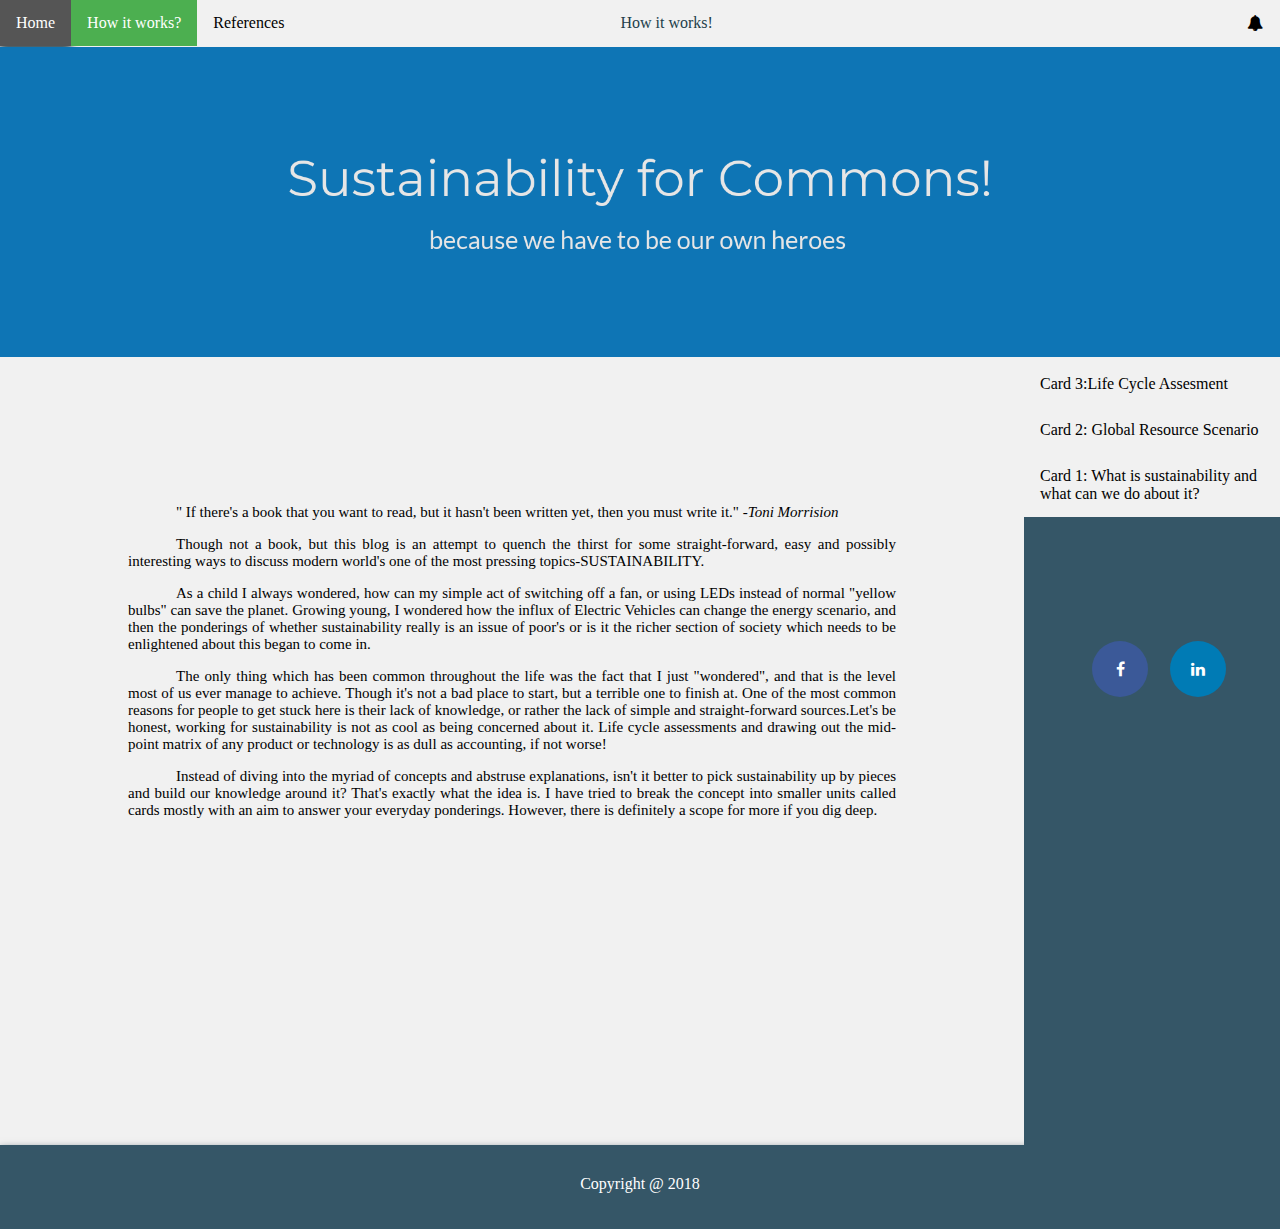
<file: code/About.html>
<!DOCTYPE HTML>
<html>
	<head>
		<link rel="stylesheet" href="About.css"/>
		<link rel="stylesheet" href="https://cdnjs.cloudflare.com/ajax/libs/font-awesome/4.7.0/css/font-awesome.min.css">
		<title></title>
	</head>
	
	
	<body id="body">	
		    
		<div id="container">

		<div id="nav">
			<ul id="list">
			
			    <p>How it works!</p>
				<li><a href="index.html">Home</a></li>
				<li><a  class="active" href="About.html">How it works?</a></li>
				<li><a href="References.html">References</a></li>
				<li><a class="fa fa-bell" href="Subscription.html"></a></li>
			</ul>
		</div>

			
		<img id="header"  src="img/about_header.png" class="fade" width= 100%  />

		<div id="content">
			<div id="aside">
				<ul>
					<li><a href="Article_3.html">Card 3:Life Cycle Assesment</a></li>
					<li><a href="Article_2.html">Card 2: Global Resource Scenario</a></li>
					<li><a href="Article_1.html">Card 1: What is sustainability and what can we do about it?</a></li>
				</ul>
				
				<div id="social">
				<a href="#" class="fa fa-facebook"></a>
				<a href="#" class="fa fa-linkedin"></a>
				</div>
				
			</div>

			<div id="article">
				<div id="card">
				<p> &quot; If there's a book that you want to read, but it hasn't been written yet, then you must write it.&quot; -<i>Toni Morrision</i></p>

<p>Though not a book, but this blog is an attempt to quench the thirst for some straight-forward, easy and possibly interesting ways to discuss modern world&apos;s one of the most pressing topics-SUSTAINABILITY.</p>
<p>As a child I always wondered, how can my simple act of switching off a fan, or using LEDs instead of normal &quot;yellow bulbs&quot; can save the planet. Growing young, I wondered how the influx of Electric Vehicles can change the energy scenario, and then the ponderings of whether sustainability really is an issue of poor&apos;s or is it the richer section of society which needs to be enlightened about this began to come in. </p>
<p>The only thing which has been common throughout the life was the fact that I just &quot;wondered&quot;, and that is the level most of us ever manage to achieve. Though it&apos;s not a bad place to start, but a terrible one to finish at. One of the most common reasons for people to get stuck here is their lack of knowledge, or rather the lack of simple and straight-forward sources.Let&apos;s be honest, working for sustainability is not as cool as being concerned about it. Life cycle assessments and drawing out the mid-point matrix of any product or technology is as dull as accounting, if not worse!</p>
<p>Instead of diving into the myriad of concepts and abstruse explanations, isn&apos;t it better to pick sustainability up by pieces and build our knowledge around it? That&apos;s exactly what the idea is. I have tried to break the concept into smaller units called cards mostly with an aim to answer your everyday ponderings. However, there is definitely a scope for more if you dig deep.</p>


				</div>
			</div>
		</div>


		
		<div id="footer">
			<p>Copyright @ 2018</p>
		</div>

	</div>
		
		
	</body>	
		
</html>
</file>
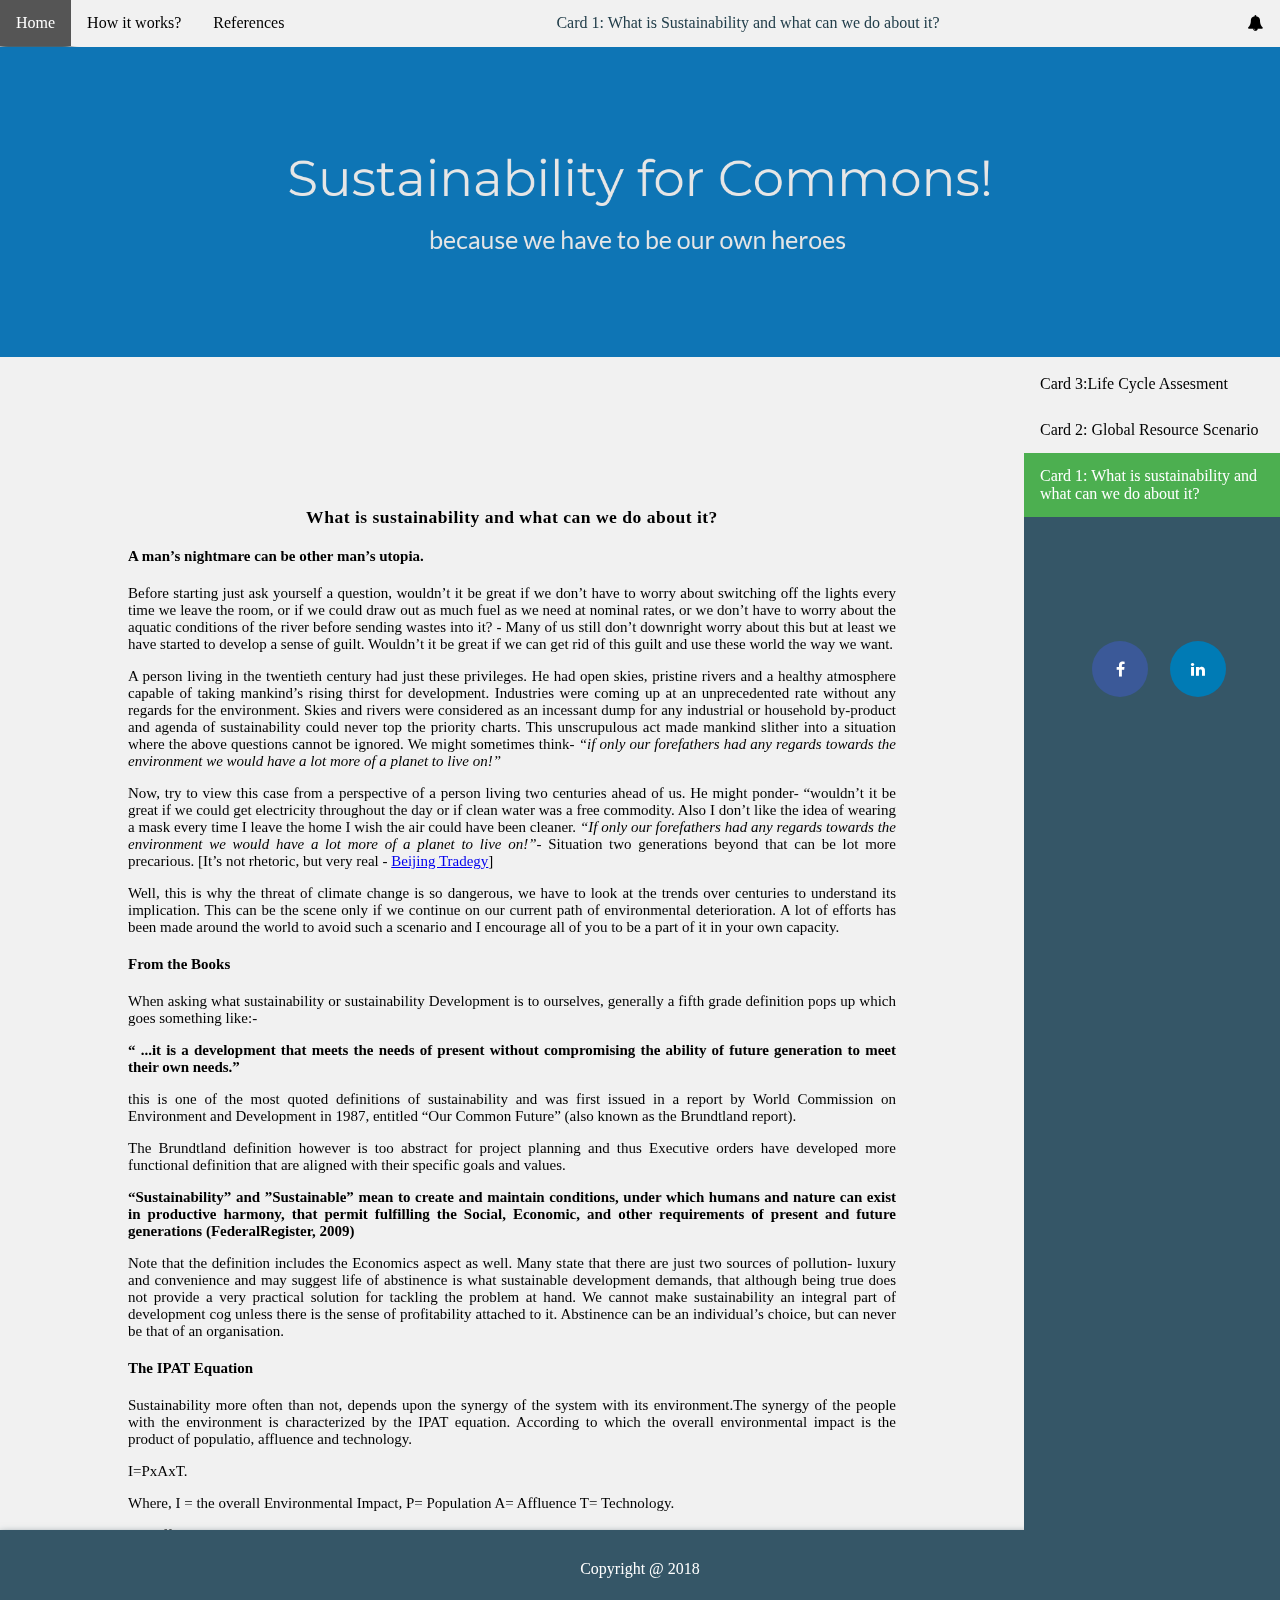
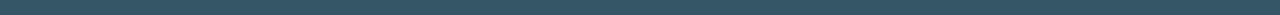
<file: code/Article_1.html>
<!DOCTYPE HTML>
<html>
	<head>
		<link rel="stylesheet" href="Article_1.css" />
		<link rel="stylesheet" href="https://cdnjs.cloudflare.com/ajax/libs/font-awesome/4.7.0/css/font-awesome.min.css">
		<title></title>
	</head>
	
	
	<body id="body">	
		
		<div id="container">

		<div id="nav">
			<ul id="list">
			
			    <p>Card 1: What is Sustainability and what can we do about it?</p>
				<li><a href="index.html">Home</a></li>
				<li><a  href="About.html">How it works?</a></li>
				<li><a href="References.html">References</a></li>
				<li><a class="fa fa-bell" href="Subscription.html"></a></li>
			</ul>
		</div>

			
		<img id="header"  src="img/about_header.png" class="fade" width= 100%  />

		<div id="content">
			<div id="aside">
				<ul>
					<li><a href="Article_3.html">Card 3:Life Cycle Assesment</a></li>
					<li><a href="Article_2.html">Card 2: Global Resource Scenario</a></li>
					<li><a class="active" href="Article_1.html">Card 1: What is sustainability and what can we do about it?</a></li>
				</ul>
				
				<div id="social">
				<a href="#" class="fa fa-facebook"></a>
				<a href="#" class="fa fa-linkedin"></a>
				</div>
				
			</div>

			<div id="article">
				<div id="card">
				<h3><center>What is sustainability and what can we do about it?</center></h3>
				<h4>A man&#146;s nightmare can be other man&#146;s utopia.</h4>
				
			    	<p>Before starting just ask yourself a question, wouldn&#146;t it be great if we don&#146;t have to worry about switching off the lights every time we leave the room, or if we could draw out as much fuel as we need at nominal rates, or we don&#146;t have to worry about the aquatic conditions of the river before sending wastes into it? - Many of us still don&#146;t downright worry about this but at least we have started to develop a sense of guilt. Wouldn&#146;t it be great if we can get rid of this guilt and use these world the way we want.</p>
	
					<p>A person living in the twentieth century had just these privileges. He had open skies, pristine rivers and a healthy atmosphere capable of taking mankind&#146;s rising thirst for development. Industries were coming up at an unprecedented rate without any regards for the environment. Skies and rivers were considered as an incessant dump for any industrial or household by-product and agenda of sustainability could never top the priority charts. This unscrupulous act made mankind slither into a situation where the above questions cannot be ignored. We might sometimes think- <i>&#147;if only our forefathers had any regards towards the environment we would have a lot more of a planet to live on!&#148;</i></p>
					
					<p>Now, try to view this case from a perspective of a person living two centuries ahead of us. He might ponder- &#147;wouldn&#146;t it be great if we could get electricity throughout the day or if clean water was a free commodity. Also I don&#146;t like the idea of wearing a mask every time I leave the home I wish the air could have been cleaner. <i>&#147;If only our forefathers had any regards towards the environment we would have a lot more of a planet to live on!&#148;</i>- Situation two generations beyond that can be lot more precarious. [It&#146;s not rhetoric, but very real  - <a href="BeijingTragedy">Beijing Tradegy</a>]</p>
					
					<p>Well, this is why the threat of climate change is so dangerous, we have to look at the trends over centuries to understand its implication. This can be the scene only if we continue on our current path of environmental deterioration. A lot of efforts has been made around the world to avoid such a scenario and I encourage all of you to be a part of it in your own capacity.</p>
					
					<h4>From the Books</h4>
					
				<p>When asking what sustainability or sustainability Development is to ourselves, generally a fifth grade definition pops up which goes something like:-</p>
				
				<p><strong>&#147; ...it is a development that meets the needs of present without compromising the ability of future generation to meet their own needs.&#148;</strong></p>
				
				<p>this is one of the most quoted definitions of sustainability and was first issued in a report by World Commission on Environment and Development in 1987, entitled &#147;Our Common Future&#148; (also known as the Brundtland report).</p>
				
				<p>The Brundtland definition however is too abstract for project planning and thus Executive orders have developed more functional definition that are aligned with their specific goals and values.</p>
			
            	<p><strong>&#147;Sustainability&#148; and &#148;Sustainable&#148; mean to create and maintain conditions, under which humans and nature can exist in productive harmony, that permit fulfilling the Social, Economic, and other requirements of present and future generations (FederalRegister, 2009)</strong> </p>
                				
                <p>Note that the definition includes the Economics aspect as well. Many state that there are just two sources of pollution- luxury and convenience and may suggest life of abstinence is what sustainable development demands, that although being true does not provide a very practical solution for tackling the problem at hand. We cannot make sustainability an integral part of development cog unless there is the sense of profitability attached to it. Abstinence can be an individual&#146;s choice, but can never be that of an organisation.</p>	
                
                <h4>The IPAT Equation</h4>
				
				<p>Sustainability more often than not, depends upon the synergy of the system with its environment.The synergy of the people with the environment is characterized by the IPAT equation.
According to which the overall environmental impact is the product of populatio, affluence and technology.
</p>
				
				<p>I=PxAxT.</p>
							
				<p>Where,   I = the overall Environmental Impact,
	 P= Population
	 A= Affluence
	 T= Technology.
</p>	
				
				 <p>The affluence in the above equation can be denoted as the GDP produced per capita. </p>
				 
				 <p>i.e A = (GDP )/Person, </p>
				 
				 <p>This is roughly the estimate for quality of living. This factor varies substantially among different countries and regions, responding to the forces of local and global economic conditions, the stage of historical and technological development, government factors and so on. </p>
				 
				 <p>The third and the most important term in the equation is primarily the representation of technology and can be expressed as the ratio of environmental impact made per unit of GDP created. </p>
				 
				 <p>T=(Enviornmental Impact)/(unit GDP.) </p>
				 
				 <p>When we talk about the Sustainable technology or engineers role towards sustainability, we primarily focus on this particular term. Better and efficient technology means higher production while keeping the Impact constant, or reducing the impact while keeping the production constant. </p>
				 
				 <p>For instance, it is likely that a shoe industry working with rudimentary instruments and techniques would produce more environmental impact than the next door industry with state of the art energy efficient tools to produce same units of goods. </p>
				 
				 <p>So the more popular form of the IPAT equation can be expressed as follows:- </p>
				 
				 <p>Environmental Impact = Population x GDP/Person x (Environmental Imapct)/(Unit GDP Created)</p>
				 
				 <img src="img/ipat.jpg" width="100%">
				 
				 <h4>The triple Bottom Line. </h4>
				 
				 <p>As the above equation suggests, sustainability is about three Ps, People (Social Implications), Planet (environmental implications) and Prosperity (or profit, the economical implication). Ignoring any of these would not fulfil it&#146;s true essence. </p>
				 
				 <img src="img/3Ps.jpg" width="100%">
				 
				 <p>So can check for the sustainability of any design or system by keeping in mind the following four points:- </p>
				 
				 <ui>
				     
				     <li>   The design should make significant progress towards an unmet and important environment or social challenges.</li>
				     <li>   Can this design produce some undesirable consequence in its lifecycle that overshadow the environmental/social benefits?</li>
				     <li>   Is the design likely to be adopted and is self sustaining the market?</li>
				     <li>   Is the design so beneficial to the society that due the rebound effect, planetary or social system would be worse off with the design.</li>
				     
				 </ui>
				 
				 
				 
				 
				</div>
			</div>
		</div>


		
		<div id="footer">
			<p>Copyright @ 2018</p>
		</div>

	</div>
		
		
	</body>	
		
</html>
</file>
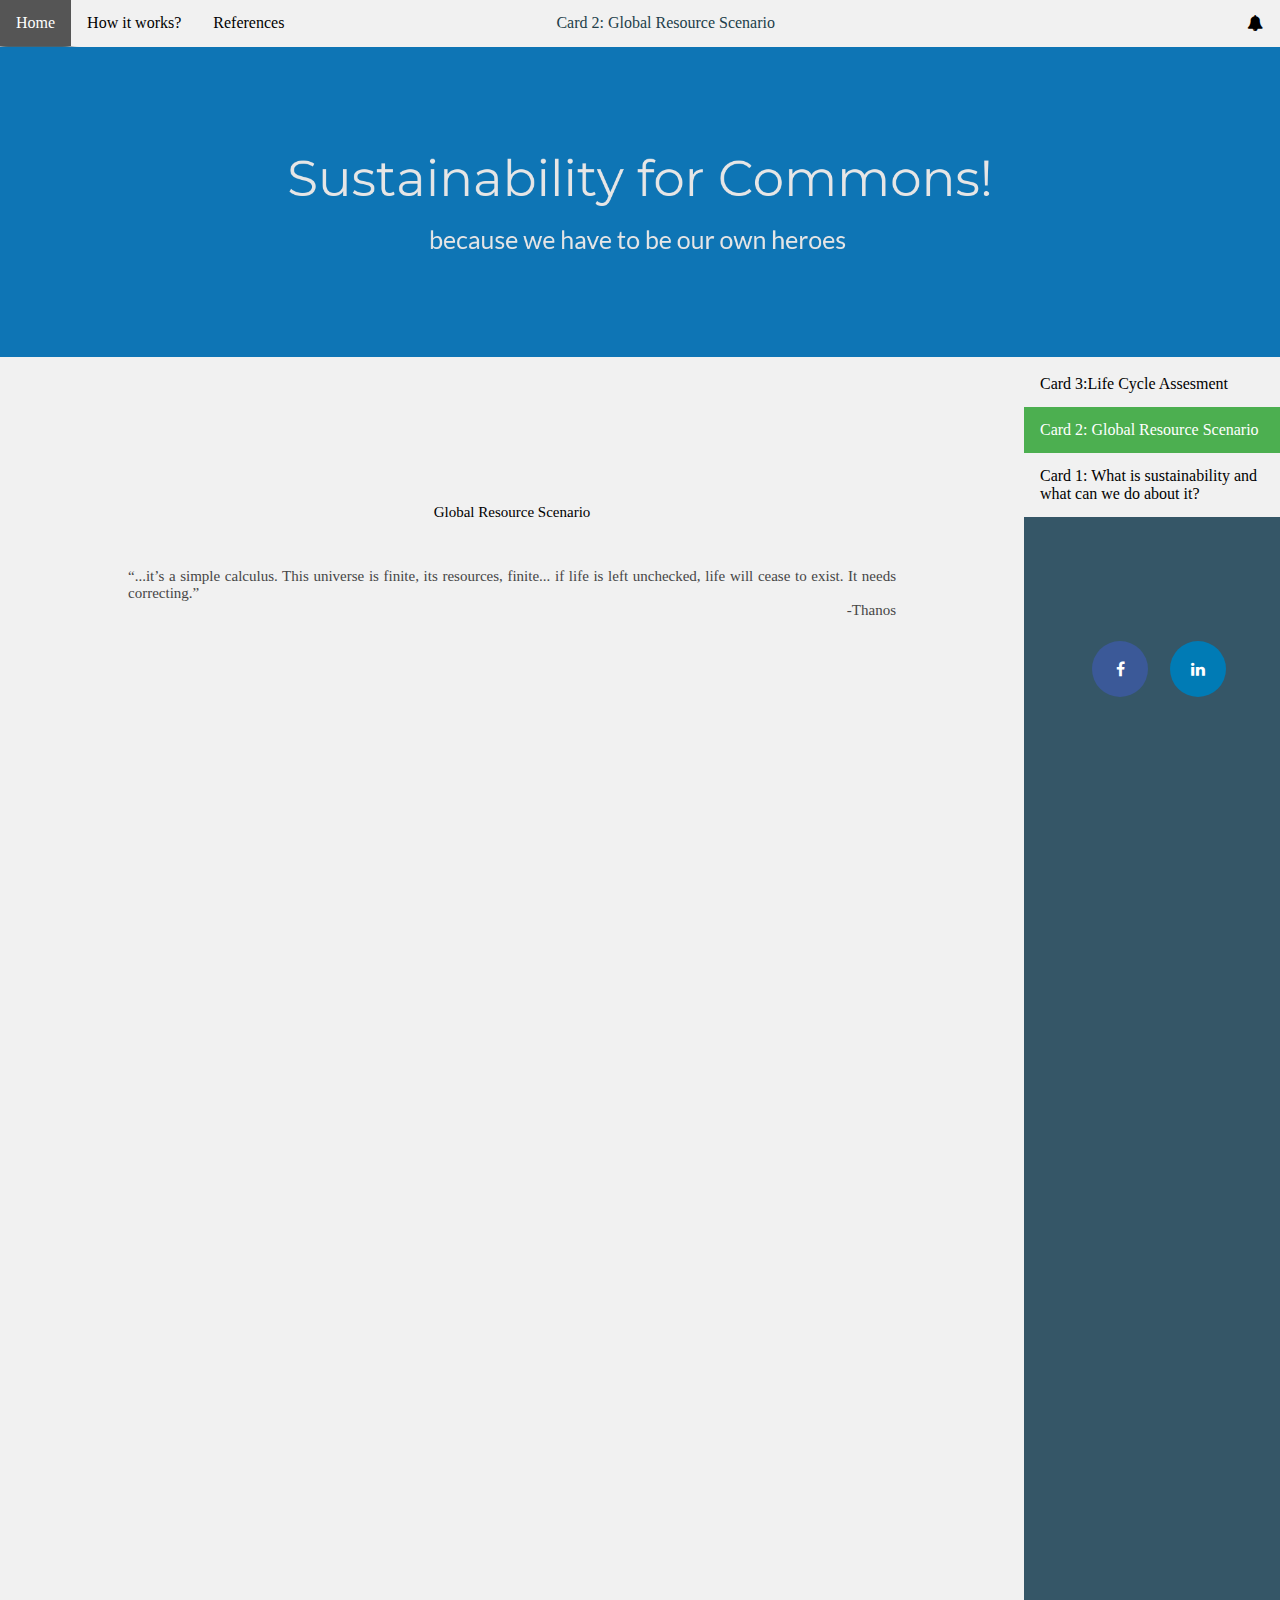
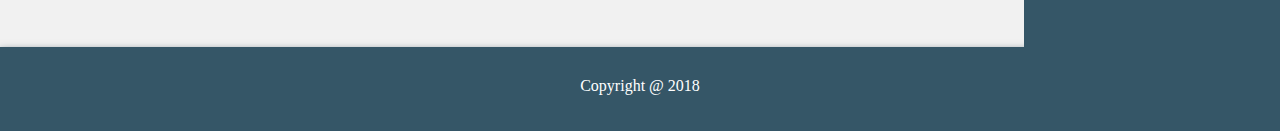
<file: code/Article_2.html>
<!DOCTYPE HTML>
<html>
	<head>
		<link rel="stylesheet" href="Article_2.css"/>
		<link rel="stylesheet" href="https://cdnjs.cloudflare.com/ajax/libs/font-awesome/4.7.0/css/font-awesome.min.css">
		<title></title>
	</head>
	
	
	<body id="body">	
		
		<div id="container">

		<div id="nav">
			<ul id="list">
			
			    <p>Card 2: Global Resource Scenario</p>
				<li><a href="index.html">Home</a></li>
				<li><a  href="About.html">How it works?</a></li>
				<li><a href="References.html">References</a></li>
				<li><a class="fa fa-bell" href="Subscription.html"></a></li>
			</ul>
		</div>

			
		<img id="header"  src="img/about_header.png" class="fade" width= 100%  />

		<div id="content">
			<div id="aside">
				<ul>
					<li><a href="Article_3.html">Card 3:Life Cycle Assesment</a></li>
					<li><a class="active" href="Article_2.html">Card 2: Global Resource Scenario</a></li>
					<li><a  href="Article_1.html">Card 1: What is sustainability and what can we do about it?</a></li>
				</ul>
				
				<div id="social">
				<a href="#" class="fa fa-facebook"></a>
				<a href="#" class="fa fa-linkedin"></a>
				</div>
				
			</div>

			<div id="article">
				<div id="card">
				    
				<center>
				    <p>Global Resource Scenario</p>
				    </br>
				    <p style="color:#464646; text-align:justify">&#147;...it&#146;s a simple calculus. This universe is finite, its resources, finite... if life is left unchecked, life will cease to exist. It needs correcting.&#148;<br/><span style="float:right;">-Thanos</span>
				    </p>
				
				</center>
				
				</div>
			</div>
		</div>


		
		<div id="footer">
			<p>Copyright @ 2018</p>
		</div>

	</div>
		
		
	</body>	
		
</html>
</file>
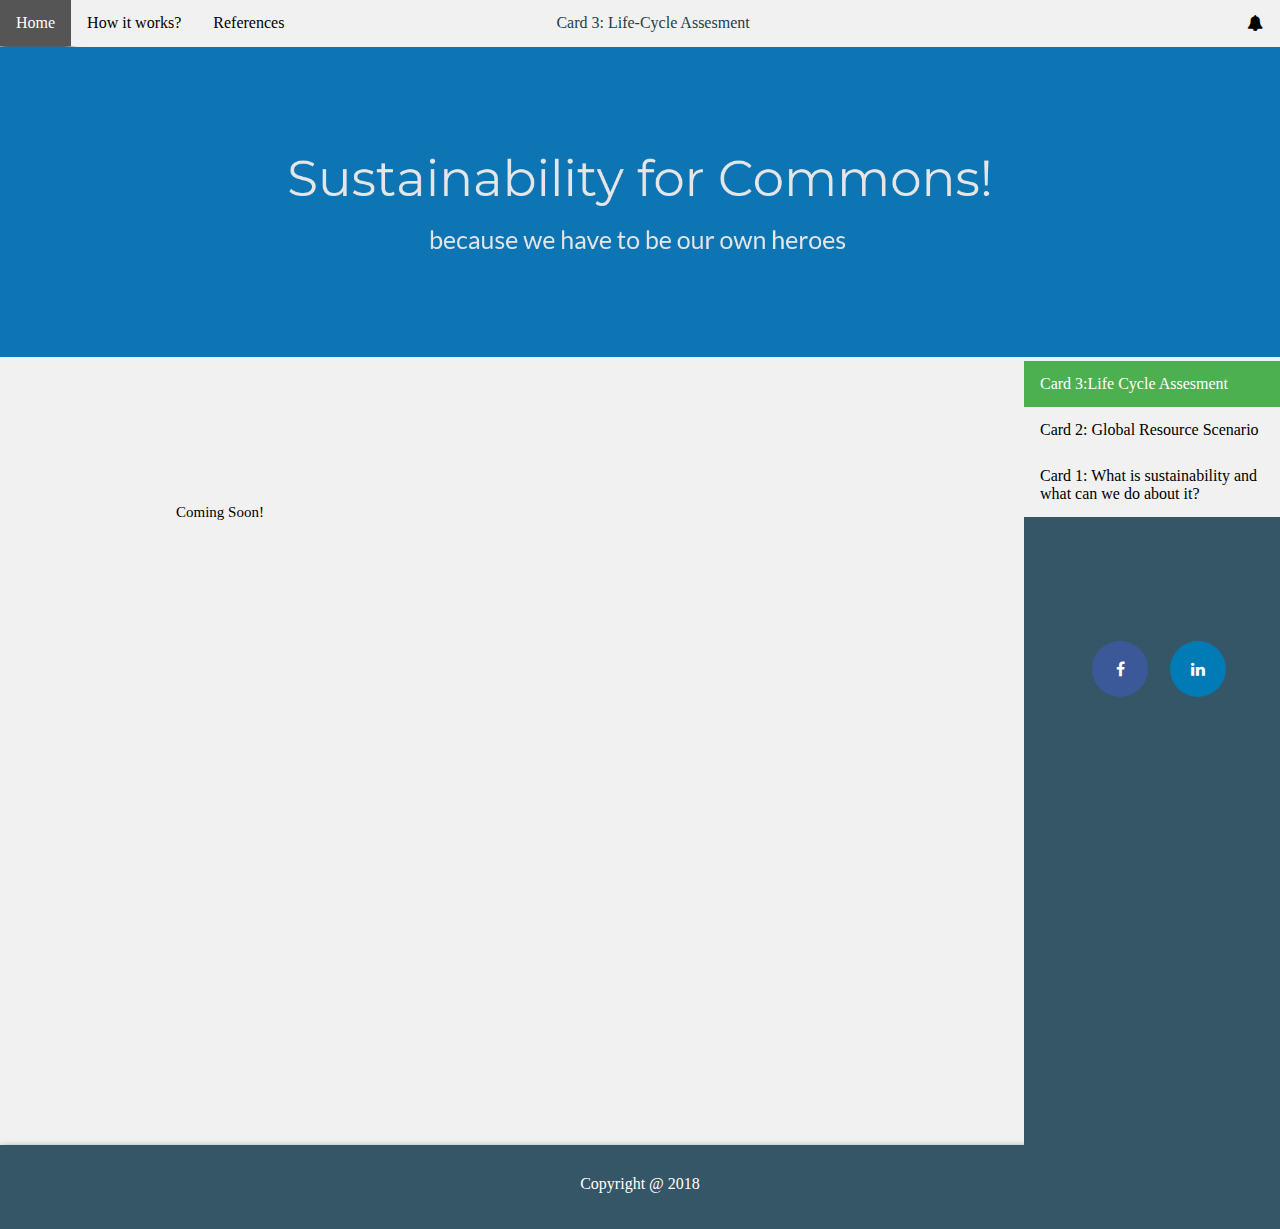
<file: code/Article_3.html>
<!DOCTYPE HTML>
<html>
	<head>
		<link rel="stylesheet" href="Article_3.css"/>
		<link rel="stylesheet" href="https://cdnjs.cloudflare.com/ajax/libs/font-awesome/4.7.0/css/font-awesome.min.css">
		<title></title>
	</head>
	
	
	<body id="body">	
		
		<div id="container">

		<div id="nav">
			<ul id="list">
			
			    <p>Card 3: Life-Cycle Assesment</p>
				<li><a href="index.html">Home</a></li>
				<li><a  href="About.html">How it works?</a></li>
				<li><a href="References.html">References</a></li>
				<li><a class="fa fa-bell" href="Subscription.html"></a></li>
			</ul>
		</div>

			
		<img id="header"  src="img/about_header.png" class="fade" width= 100%  />

		<div id="content">
			<div id="aside">
				<ul>
					<li><a class="active" href="Article_3.html">Card 3:Life Cycle Assesment</a></li>
					<li><a href="Article_2.html">Card 2: Global Resource Scenario</a></li>
					<li><a href="Article_1.html">Card 1: What is sustainability and what can we do about it?</a></li>
				</ul>
				
				<div id="social">
				<a href="#" class="fa fa-facebook"></a>
				<a href="#" class="fa fa-linkedin"></a>
				</div>
				
			</div>

			<div id="article">
				<div id="card">
				<p>Coming Soon!</p>
				</div>
			</div>
		</div>


		
		<div id="footer">
			<p>Copyright @ 2018</p>
		</div>

	</div>
		
		
	</body>	
		
</html>
</file>
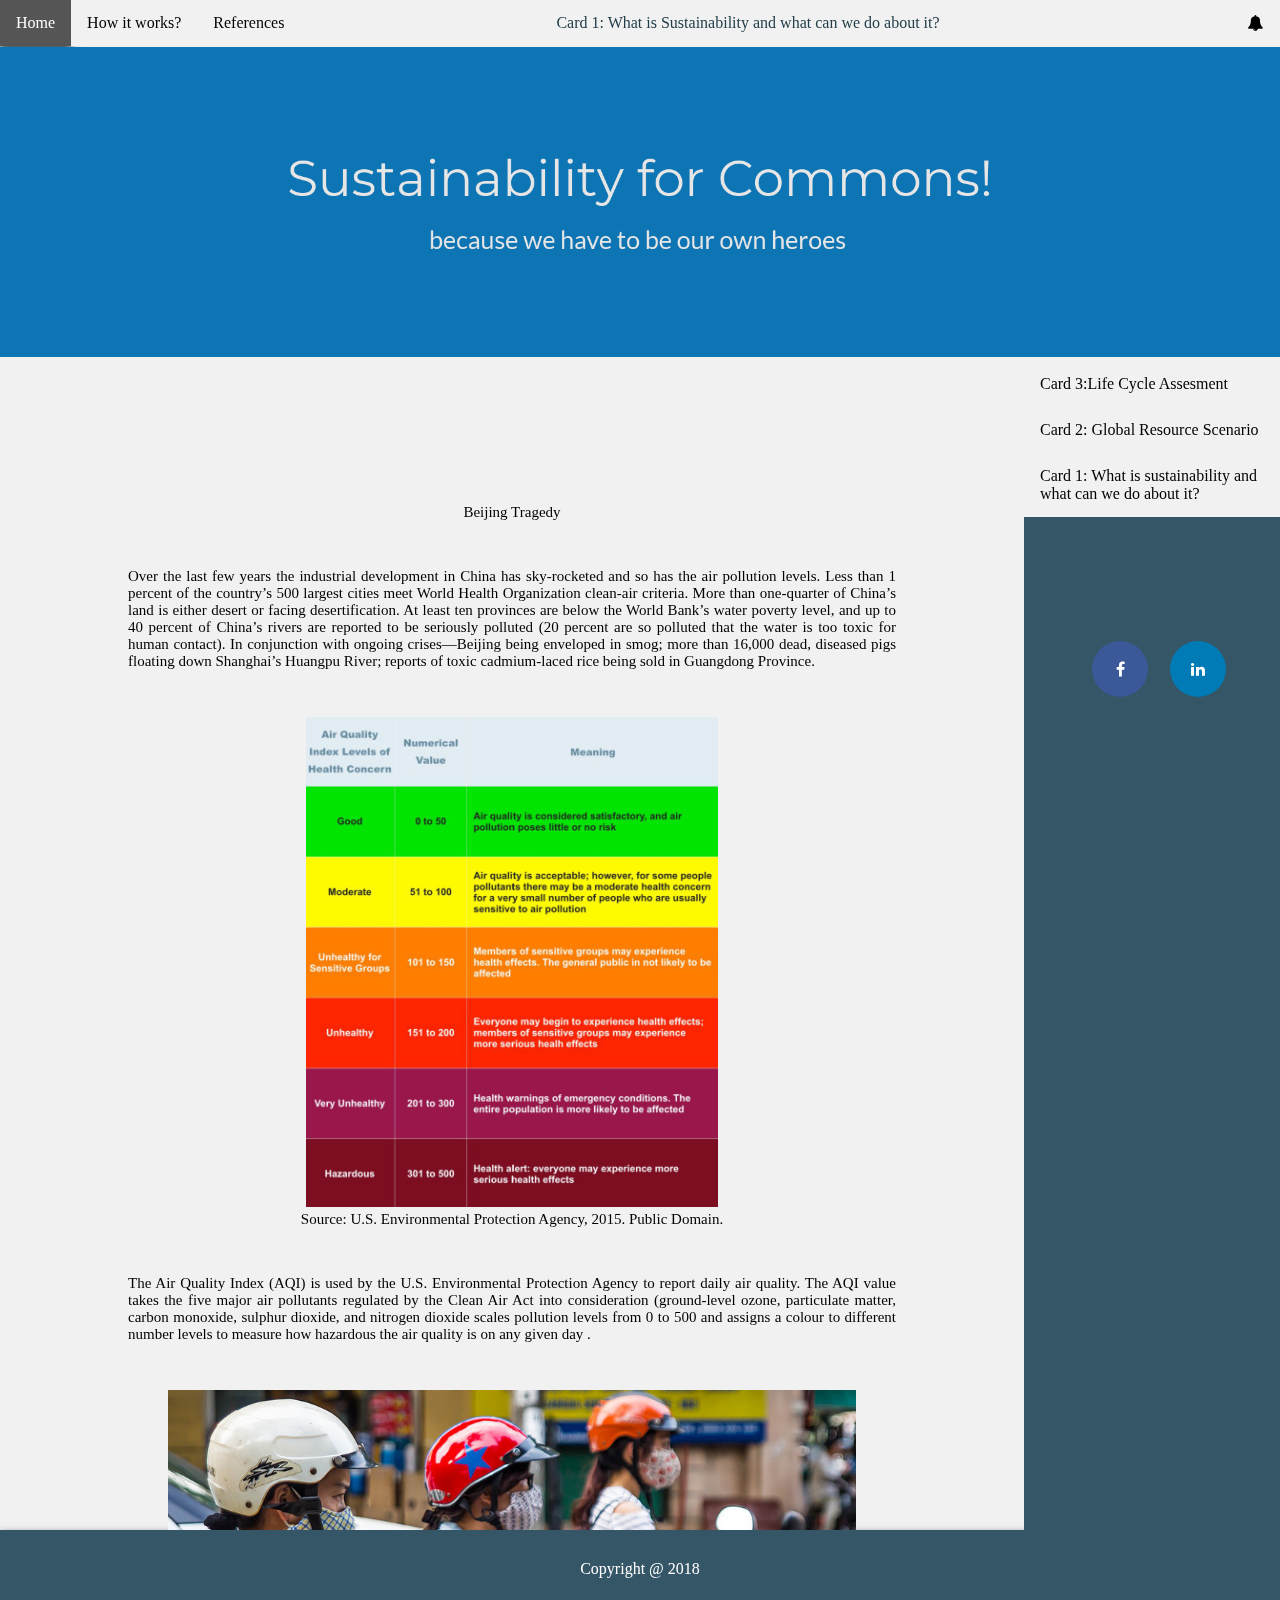
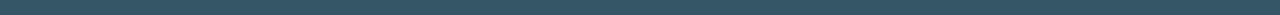
<file: code/BeijingTragedy.html>
<!DOCTYPE HTML>
<html>
	<head>
		<link rel="stylesheet" href="Article_Additional.css" />
		<link rel="stylesheet" href="https://cdnjs.cloudflare.com/ajax/libs/font-awesome/4.7.0/css/font-awesome.min.css">
		<title></title>
	</head>
	
	
	<body id="body">	
		
		<div id="container">

		<div id="nav">
			<ul id="list">
			
			    <p>Card 1: What is Sustainability and what can we do about it?</p>
				<li><a href="index.html">Home</a></li>
				<li><a  href="About.html">How it works?</a></li>
				<li><a href="References.html">References</a></li>
				<li><a class="fa fa-bell" href="Subscription.html"></a></li>
			</ul>
		</div>

			
		<img id="header"  src="img/about_header.png" class="fade" width= 100%  />

		<div id="content">
			<div id="aside">
				<ul>
					<li><a href="Article_3.html">Card 3:Life Cycle Assesment</a></li>
					<li><a href="Article_2.html">Card 2: Global Resource Scenario</a></li>
					<li><a class="active" href="Article_1.html">Card 1: What is sustainability and what can we do about it?</a></li>
				</ul>
				
				<div id="social">
				<a href="#" class="fa fa-facebook"></a>
				<a href="#" class="fa fa-linkedin"></a>
				</div>
				
			</div>

			<div id="article">
				<div id="card">
				<p><center>Beijing Tragedy</center></p>
				<br/>
				<p>Over the last few years the industrial development in China has sky-rocketed and so has the air pollution levels. Less than 1 percent of the country&#146;s 500 largest cities meet World Health Organization clean-air criteria. More than one-quarter of China&#146;s land is either desert or facing desertification. At least ten provinces are below the World Bank&#146;s water poverty level, and up to 40 percent of China&#146;s rivers are reported to be seriously polluted (20 percent are so polluted that the water is too toxic for human contact). In conjunction with ongoing crises—Beijing being enveloped in smog; more than 16,000 dead, diseased pigs floating down Shanghai&#146;s Huangpu River; reports of toxic cadmium-laced rice being sold in Guangdong Province.</p>
				<br/>
				
			<center>
			<figure>	
			<img src="img/AirQualityIndex.jpg" width="60%">
			<figcaption>Source: U.S. Environmental Protection Agency, 2015. Public Domain.</figcaption>
			</figure>
			</center>
			    <br/>
			
			<p>The Air Quality Index (AQI) is used by the U.S. Environmental Protection Agency to report daily air quality. The AQI value takes the five major air pollutants regulated by the Clean Air Act into consideration (ground-level ozone, particulate matter, carbon monoxide, sulphur dioxide, and nitrogen dioxide scales pollution levels from 0 to 500 and assigns a colour to different number levels to measure how hazardous the air quality is on any given day .
			</p>
			    <br/>
			
			<figure>
			    <img src="img/Mask.jpg" width="100% ">
			    <figcaption>Source:CNN</figcaption>
			</figure>
			    <br/>
			
			<p> Levels of 100 or below are known as &#147;Blue Sky Days&#148;, when smog is not easily visible. However, levels now reach up to 755 in Beijing. This is the highest level of air pollution since recording began in 2008, and was appropriately deemed &#147;Beyond Index&#148;. The World Health Organization suggests that scores near 500 contain more than twenty times the safe level of particulate matter in the air. 
			</p>
			    <br/>
			
			
			<center><p style="width:78%; color:#464646; text-align:justify">&#147;Beijing has already become so polluted that people avoid the outdoors, and wealthy Chinese pay thousands of dollars for indoor air-purification systems. The super-rich build protective contraptions even over their yards. In 2013 the international school of beijing, which caters the children of foreign diplomats and upper-class Chinese, went a step further, and constructed a $ 5 million dome over it&#146;s six tennis courts and playing fields, Other schools are following the suit, and Chinese air-purification market in booming. Of course most Beijing residents can-not afford such luxuries in their homes, nor can they afford to send their kids to the international school. &#148;<br/><span style="float:right;">-from Homo Deus by Yuval Noah Harari</span></p></center>
			
			
			<br/>
			<br/>
			<img src="img/BeijingDomes.jpg" width="50%" height="20%" style="float:left;" >
			
			<img src="img/InDome.jpg" width="50%" height="20%" >
			
			<br/>
			<br/>
			
			
			
				 
				 
				 
				 
				</div>
			</div>
		</div>


		
		<div id="footer">
			<p>Copyright @ 2018</p>
		</div>

	</div>
		
		
	</body>	
		
</html>
</file>
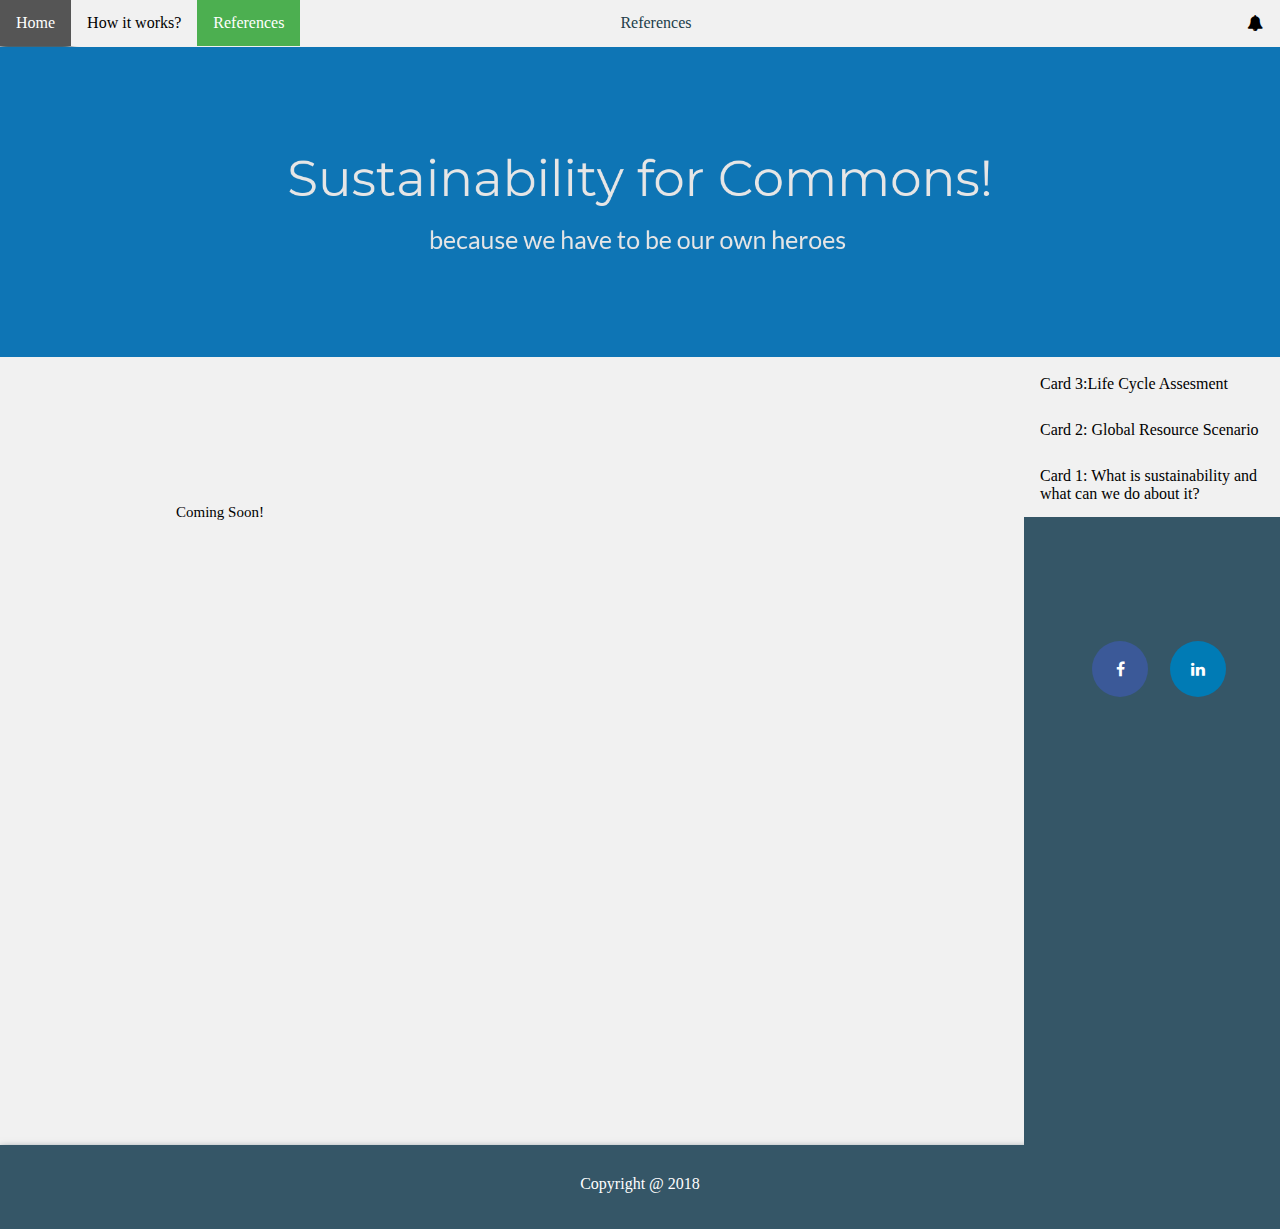
<file: code/References.html>
<!DOCTYPE HTML>
<html>
	<head>
		<link rel="stylesheet" href="References.css"/>
		<link rel="stylesheet" href="https://cdnjs.cloudflare.com/ajax/libs/font-awesome/4.7.0/css/font-awesome.min.css">
		<title></title>
	</head>
	
	
	<body id="body">	
		
		<div id="container">

		<div id="nav">
			<ul id="list">
			
			    <p>References</p>
				<li><a href="index.html">Home</a></li>
				<li><a  href="About.html">How it works?</a></li>
				<li><a class="active"  href="References.html">References</a></li>
				<li><a class="fa fa-bell" href="Subscription.html"></a></li>
			</ul>
			
			
				
		</div>

			
		<img id="header"  src="img/about_header.png" class="fade" width= 100%  />

		<div id="content">
			<div id="aside">
				<ul>
					<li><a href="Article_3.html">Card 3:Life Cycle Assesment</a></li>
					<li><a href="Article_2.html">Card 2: Global Resource Scenario</a></li>
					<li><a href="Article_1.html">Card 1: What is sustainability and what can we do about it?</a></li>
				</ul>
				
				<div id="social">
				<a href="#" class="fa fa-facebook"></a>
				<a href="#" class="fa fa-linkedin"></a>
				</div>
			</div>

			<div id="article">
				<div id="card">
				<p>Coming Soon!</p>
				</div>
			</div>
		</div>


		
		<div id="footer">
			<p>Copyright @ 2018</p>
		</div>

	</div>
		
		
	</body>	
		
</html>
</file>
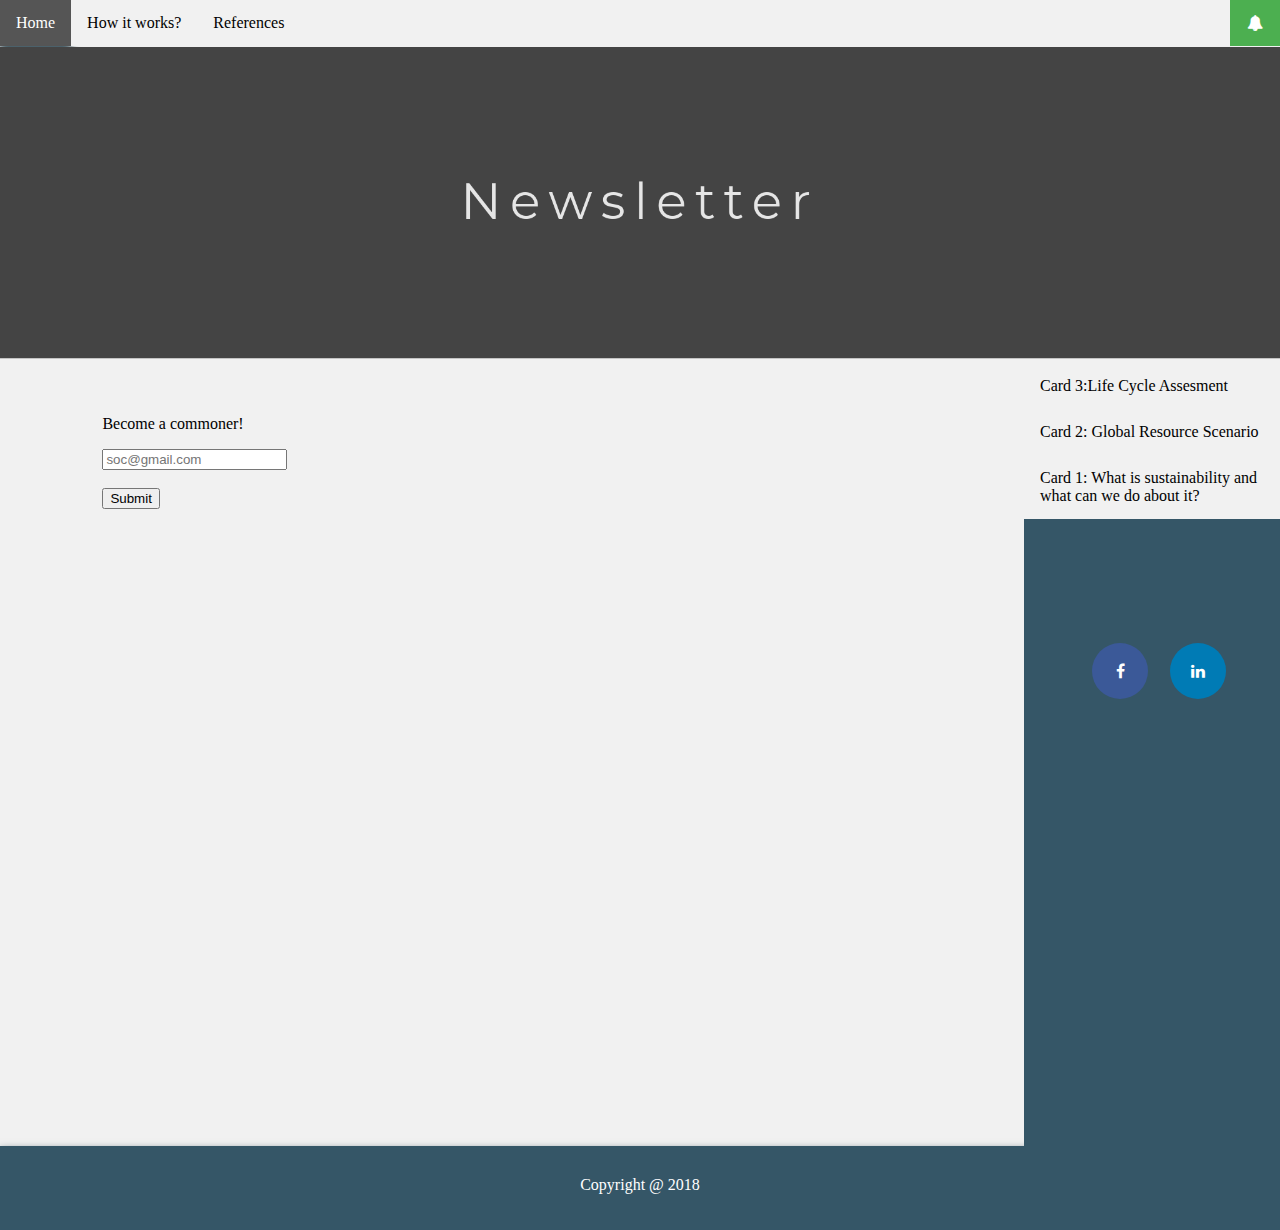
<file: code/Subscription.html>
<!DOCTYPE HTML>
<html>
	<head>
		<link rel="stylesheet" href="Subscription.css"/>
		<link rel="stylesheet" href="https://cdnjs.cloudflare.com/ajax/libs/font-awesome/4.7.0/css/font-awesome.min.css">
		<title>Subscription</title>
	</head>
	
	
	<body id="body">	
		
		<div id="container">

		<div id="nav">
			<ul>
			
			   
				<li><a href="index.html">Home</a></li>
				<li><a href="About.html">How it works?</a></li>
				<li><a href="References.html">References</a></li>
				<li><a class="fa fa-bell" href="Subscription.html"></a></li>
			</ul>
			
			
				
		</div>

			
		<img id="header"  src="img/newsletter.png" class="fade" width="100%"  />

		<div id="content">

			<div id="aside">
				<ul>
					<li><a href="Article_3.html">Card 3:Life Cycle Assesment</a></li>
					<li><a href="Article_2.html">Card 2: Global Resource Scenario</a></li>
					<li><a href="Article_1.html">Card 1: What is sustainability and what can we do about it?</a></li>
				</ul>
				
				<div id="social">
				<a href="#" class="fa fa-facebook"></a>
				<a href="#" class="fa fa-linkedin"></a>
				</div>
				
			</div>

			<div id="article">
                                              
            <div id="card">
            
                                                <form action="Confirmation.php" method="post">
                                                    <p>Become a commoner! </p>
                                                    <input type="text" name="email" placeholder="soc@gmail.com" /></br></br>
                                                    <input type="submit"/>
                                                </form>
					
					</div>
			</div>
		
		</div>

		<div id="footer">
			<p>Copyright @ 2018</p>
		</div>

	</div>
		
		
	</body>	
		
</html>
</file>
<file: code/About.css>
#body{	margin: 0px;
	background-color:#f1f1f1;
    font-family: calibri;
	}

#container{
	width:100%;
	height:1169px;
	box-shadow: 0 4px 8px 0 #223E4A;
	
	
	}

#nav p{
    position: relative;
    top: 14px;
    left: 25%;
    display:inline;
	font-family: calibri;
	color: #223E4A;
}


	
	
#nav{
	height: 4%;
    background-color: #f1f1f1;
	}

#nav ul{
	list-style-type: none;
    background-color: #f1f1f1;
	margin: 0px;
    padding: 0px;
	}


#nav ul li{
	float: left;
	background-color: #f1f1f1;
	}


#nav ul li a{	
	display: block;
    	color: #000;
    	text-decoration: none;
	padding: 14px 16px;	
	}

#nav ul li:last-child{
	float: right;
	border: none;
	}

#nav ul li a:hover{
	background-color: #555;
    	color: white;
	box-shadow: 0 4px 8px 0 #223E4A;
	}
	
#nav ul li a.active{
	 background-color: #4CAF50;
     color: white;
	}

#nav ul li a.fa-bell{
	margin:0px;
    padding: 15px 17px;
	}

#content{
	height:67%;
	background-color: black;
	padding: 0px;
	margin: 0px;
	
}
	
	#aside{	
		height: 100%;
		width: 20%;
		background-color:#355667;
		float:right;
		
		}

		#aside ul{
			list-style-type: none;
			margin: 0;
    			padding: 0;
    			background-color: #f1f1f1;
	
			}

		#aside ul li{
			background-color: #f1f1f1;
			}
		

		#aside	 ul li a{	
			display: block;
    			color: #000;
    			text-decoration: none;
			padding: 14px 16px;	
			}
		#aside ul li a:hover{
			background-color: #555;
    			color: white;
			box-shadow: 0 4px 8px 0 #223E4A;
			}
			
			#aside ul li a.active{
	 background-color: #4CAF50;
     color: white;
	}

             #social{
                    height:50%;
                    text-align: center;
                    padding-top: 100px;
                        }
			
                    .fa-facebook {
              background: #3B5998;
              color: white;
               padding: 20px;
              font-size: 30px;
              width: 16px;
              text-align: center;
              text-decoration: none;
              margin: 24px 16px;
              border-radius: 50%;
            }	

            #social a:hover{
            box-shadow: 0 4px 8px 0 #223E4A;	
            }

                    .fa-linkedin {
              background: #007bb5;
             color: white;
               padding: 20px;
              font-size: 30px;
              width: 16px;
              text-align: center;
              text-decoration: none;
              margin: 24px 2px;
              border-radius: 50%;
            }
	

	#article{
		height:100%;
		width: 80%;
		background-color:#f1f1f1;
		}
		
		#card{
			height:90%;
			width:75%;
			margin:auto;
			text-align:justify;
			font-size: 15px;
			padding-top:128px;
		}
		
		#card quote{
			margin:auto;
			}
		
		#card p{
            font-family:calibri;
			text-indent: 48px;	
		}
		

#footer{	
	height:6%;
	background-color:#355667;
	padding-top: 14px;
	box-shadow: 0 4px 8px 0 #223E4A;
		}
		
	#footer p {
	color: white;
	text-align: center;
}
</file>
<file: code/Article_1.css>
#body{	margin: 0px;
	background-color:#f1f1f1;
    font-family: calibri;
	}

#container{
	width:100%;
	height:1169px;
	box-shadow: 0 4px 8px 0 #223E4A;
	
	
	}

#nav p{
    position: relative;
    top: 14px;
    left:20%;
    display:inline;
	font-family: calibri;
	color: #223E4A;
}


	
	
#nav{
	height: 4%;
    background-color: #f1f1f1;
	}

#nav ul{
	list-style-type: none;
    background-color: #f1f1f1;
	margin: 0px;
    padding: 0px;
	}


#nav ul li{
	float: left;
	background-color: #f1f1f1;
	}


#nav ul li a{	
	display: block;
    	color: #000;
    	text-decoration: none;
	padding: 14px 16px;	
	}

#nav ul li:last-child{
	float: right;
	border: none;
	}
#nav ul li a:hover{
	background-color: #555;
    color: white;
	box-shadow: 0 4px 8px 0 #223E4A;
	}

#aside a:hover{
	background-color: #555;
    	color: white;
	box-shadow: 0 4px 8px 0 #223E4A;
	}
	
#nav ul li a.active{
	 background-color: #4CAF50;
     color: white;
	}

#nav ul li a.fa-bell{
	margin:0px;
    padding: 15px 17px;
	}

#content{
	height:100%;
	background-color: black;
	padding: 0px;
	margin: 0px;
	
}
	
	#aside{	
		height: 100%;
		width: 20%;
		background-color:#355667;
		float:right;
		
		}

		#aside ul{
			list-style-type: none;
			margin: 0;
    			padding: 0;
    			background-color: #f1f1f1;
	
			}

		#aside ul li{
			background-color: #f1f1f1;
			}
		

		#aside	 ul li a{	
			display: block;
    			color: #000;
    			text-decoration: none;
			padding: 14px 16px;	
			}
		#aside ul li a:hover{
			background-color: #555;
    			color: white;
			box-shadow: 0 4px 8px 0 #223E4A;
			}
			
			#aside ul li a.active{
	 background-color: #4CAF50;
     color: white;
	}

        

         #social{
                    height:50%;
                    text-align: center;
                    padding-top: 100px;
                        }
			
                    .fa-facebook {
              background: #3B5998;
              color: white;
               padding: 20px;
              font-size: 30px;
              width: 16px;
              text-align: center;
              text-decoration: none;
              margin: 24px 16px;
              border-radius: 50%;
            }	

            #social a:hover{
            box-shadow: 0 4px 8px 0 #223E4A;	
            }

                    .fa-linkedin {
              background: #007bb5;
             color: white;
               padding: 20px;
              font-size: 30px;
              width: 16px;
              text-align: center;
              text-decoration: none;
              margin: 24px 2px;
              border-radius: 50%;
            }

	

	#article{
		height:100%;
		width: 80%;
		overflow:scroll;
		background-color:#f1f1f1;
		}
		
		#card{
			height:90%;
			width:75%;
			margin:auto;
			text-align:justify;
			font-size: 15px;
			padding-top:128px;
		}
		
		#card h3{
		     letter-spacing:0.5px;
		}
		
		#card p{
		    letter-spacing:0.2;
		}
		
		

#footer{	
	height:6%;
	background-color:#355667;
	padding-top: 14px;
	box-shadow: 0 4px 8px 0 #223E4A;
		}
		
	#footer p {
	color: white;
	text-align: center;
}
</file>
<file: code/Article_2.css>
#body{	margin: 0px;
	background-color:#f1f1f1;
    font-family: calibri;
	}

#container{
	width:100%;
	height:1169px;
	box-shadow: 0 4px 8px 0 #223E4A;
	
	
	}

#nav p{
    position: relative;
    top: 14px;
    left:20%;
    display:inline;
	font-family: calibri;
	color: #223E4A;
}


	
	
#nav{
	height: 4%;
    background-color: #f1f1f1;
	}

#nav ul{
	list-style-type: none;
    background-color: #f1f1f1;
	margin: 0px;
    padding: 0px;
	}


#nav ul li{
	float: left;
	background-color: #f1f1f1;
	}


#nav ul li a{	
	display: block;
    	color: #000;
    	text-decoration: none;
	padding: 14px 16px;	
	}

#nav ul li:last-child{
	float: right;
	border: none;
	}
#nav ul li a:hover{
	background-color: #555;
    color: white;
	box-shadow: 0 4px 8px 0 #223E4A;
	}

#aside a:hover{
	background-color: #555;
    	color: white;
	box-shadow: 0 4px 8px 0 #223E4A;
	}
	
#nav ul li a.active{
	 background-color: #4CAF50;
     color: white;
	}

#nav ul li a.fa-bell{
	margin:0px;
    padding: 15px 17px;
	}

#content{
	height:110%;
	background-color: black;
	padding: 0px;
	margin: 0px;
	
}
	
	#aside{	
		height: 100%;
		width: 20%;
		background-color:#355667;
		float:right;
		
		}

		#aside ul{
			list-style-type: none;
			margin: 0;
    			padding: 0;
    			background-color: #f1f1f1;
	
			}

		#aside ul li{
			background-color: #f1f1f1;
			}
		

		#aside	 ul li a{	
			display: block;
    			color: #000;
    			text-decoration: none;
			padding: 14px 16px;	
			}
		#aside ul li a:hover{
			background-color: #555;
    			color: white;
			box-shadow: 0 4px 8px 0 #223E4A;
			}
			
			#aside ul li a.active{
	 background-color: #4CAF50;
     color: white;
	}

        

         #social{
                    height:50%;
                    text-align: center;
                    padding-top: 100px;
                        }
			
                    .fa-facebook {
              background: #3B5998;
              color: white;
               padding: 20px;
              font-size: 30px;
              width: 16px;
              text-align: center;
              text-decoration: none;
              margin: 24px 16px;
              border-radius: 50%;
            }	

            #social a:hover{
            box-shadow: 0 4px 8px 0 #223E4A;	
            }

                    .fa-linkedin {
              background: #007bb5;
             color: white;
               padding: 20px;
              font-size: 30px;
              width: 16px;
              text-align: center;
              text-decoration: none;
              margin: 24px 2px;
              border-radius: 50%;
            }

	

	#article{
		height:100%;
		width: 80%;
		overflow: auto;
		background-color:#f1f1f1;
		}
		
		#card{
			height:90%;
			width:75%;
			margin:auto;
			text-align:justify;
			font-size: 15px;
			padding-top:128px;
		}
		
		

#footer{	
	height:6%;
	background-color:#355667;
	padding-top: 14px;
	box-shadow: 0 4px 8px 0 #223E4A;
		}
		
	#footer p {
	color: white;
	text-align: center;
}
</file>
<file: code/Article_3.css>
#body{	margin: 0px;
	background-color:#f1f1f1;
    font-family: calibri;
	}

#container{
	width:100%;
	height:1169px;
	box-shadow: 0 4px 8px 0 #223E4A;
	
	
	}

#nav p{
    position: relative;
    top: 14px;
    left: 20%;
    display:inline;
	font-family: calibri;
	color: #223E4A;
}


	
	
#nav{
	height: 4%;
    background-color: #f1f1f1;
	}

#nav ul{
	list-style-type: none;
    background-color: #f1f1f1;
	margin: 0px;
    padding: 0px;
	}


#nav ul li{
	float: left;
	background-color: #f1f1f1;
	}


#nav ul li a{	
	display: block;
    	color: #000;
    	text-decoration: none;
	padding: 14px 16px;	
	}

#nav ul li:last-child{
	float: right;
	border: none;
	}

#aside a:hover{
	background-color: #555;
    	color: white;
	box-shadow: 0 4px 8px 0 #223E4A;
	}
	
#nav ul li a.active{
	 background-color: #4CAF50;
     color: white;
	}

#nav ul li a.fa-bell{
	margin:0px;
    padding: 15px 17px;
	}

#content{
	height:67%;
	background-color: black;
	padding: 0px;
	margin: 0px;
	
}
	
	#aside{	
		height: 100%;
		width: 20%;
		background-color:#355667;
		float:right;
		
		}

		#aside ul{
			list-style-type: none;
			margin: 0;
    			padding: 0;
    			background-color: #f1f1f1;
	
			}

		#aside ul li{
			background-color: #f1f1f1;
			}
		

		#aside	 ul li a{	
			display: block;
    			color: #000;
    			text-decoration: none;
			padding: 14px 16px;	
			}
        
        #nav ul li a:hover{
	background-color: #555;
    color: white;
	box-shadow: 0 4px 8px 0 #223E4A;
	}

		#aside ul li a:hover{
			background-color: #555;
    			color: white;
			box-shadow: 0 4px 8px 0 #223E4A;
			}
			
			#aside ul li a.active{
	 background-color: #4CAF50;
     color: white;
	}

     #social{
                    height:50%;
                    text-align: center;
                    padding-top: 100px;
                        }
			
                    .fa-facebook {
              background: #3B5998;
              color: white;
               padding: 20px;
              font-size: 30px;
              width: 16px;
              text-align: center;
              text-decoration: none;
              margin: 24px 16px;
              border-radius: 50%;
            }	

            #social a:hover{
            box-shadow: 0 4px 8px 0 #223E4A;	
            }

                    .fa-linkedin {
              background: #007bb5;
             color: white;
               padding: 20px;
              font-size: 30px;
              width: 16px;
              text-align: center;
              text-decoration: none;
              margin: 24px 2px;
              border-radius: 50%;
            }
	

	#article{
		height:100%;
		width: 80%;
		background-color:#f1f1f1;
		}
		
		#card{
			height:90%;
			width:75%;
			margin:auto;
			text-align:justify;
			font-size: 15px;
			padding-top:128px;
		}
		
		#card quote{
			margin:auto;
			}
		
		#card p{
            font-family:calibri;
			text-indent: 48px;	
		}
		

#footer{	
	height:6%;
	background-color:#355667;
	padding-top: 14px;
	box-shadow: 0 4px 8px 0 #223E4A;
		}
		
	#footer p {
	color: white;
	text-align: center;
}
</file>
<file: code/Article_Additional.css>
#body{	margin: 0px;
	background-color:#f1f1f1;
    font-family: calibri;
	}

#container{
	width:100%;
	height:1169px;
	box-shadow: 0 4px 8px 0 #223E4A;
	
	
	}

#nav p{
    position: relative;
    top: 14px;
    left:20%;
    display:inline;
	font-family: calibri;
	color: #223E4A;
}


	
	
#nav{
	height: 4%;
    background-color: #f1f1f1;
	}

#nav ul{
	list-style-type: none;
    background-color: #f1f1f1;
	margin: 0px;
    padding: 0px;
	}


#nav ul li{
	float: left;
	background-color: #f1f1f1;
	}


#nav ul li a{	
	display: block;
    	color: #000;
    	text-decoration: none;
	padding: 14px 16px;	
	}

#nav ul li:last-child{
	float: right;
	border: none;
	}
#nav ul li a:hover{
	background-color: #555;
    color: white;
	box-shadow: 0 4px 8px 0 #223E4A;
	}

#aside a:hover{
	background-color: #555;
    	color: white;
	box-shadow: 0 4px 8px 0 #223E4A;
	}
	
#nav ul li a.active{
	 background-color: #4CAF50;
     color: white;
	}

#nav ul li a.fa-bell{
	margin:0px;
    padding: 15px 17px;
	}

#content{
	height:100%;
	background-color: black;
	padding: 0px;
	margin: 0px;
	
}
	
	#aside{	
		height: 100%;
		width: 20%;
		background-color:#355667;
		float:right;
		
		}

		#aside ul{
			list-style-type: none;
			margin: 0;
    			padding: 0;
    			background-color: #f1f1f1;
	
			}

		#aside ul li{
			background-color: #f1f1f1;
			}
		

		#aside	 ul li a{	
			display: block;
    			color: #000;
    			text-decoration: none;
			padding: 14px 16px;	
			}
		#aside ul li a:hover{
			background-color: #555;
    			color: white;
			box-shadow: 0 4px 8px 0 #223E4A;
			}
			

        

         #social{
                    height:50%;
                    text-align: center;
                    padding-top: 100px;
                        }
			
                    .fa-facebook {
              background: #3B5998;
              color: white;
               padding: 20px;
              font-size: 30px;
              width: 16px;
              text-align: center;
              text-decoration: none;
              margin: 24px 16px;
              border-radius: 50%;
            }	

            #social a:hover{
            box-shadow: 0 4px 8px 0 #223E4A;	
            }

                    .fa-linkedin {
              background: #007bb5;
             color: white;
               padding: 20px;
              font-size: 30px;
              width: 16px;
              text-align: center;
              text-decoration: none;
              margin: 24px 2px;
              border-radius: 50%;
            }

	

	#article{
		height:100%;
		width: 80%;
		overflow:scroll;
		background-color:#f1f1f1;
		}
		
		#card{
			height:90%;
			width:75%;
			margin:auto;
			text-align:justify;
			font-size: 15px;
			padding-top:128px;
		}
		
		#card h3{
		     letter-spacing:0.5px;
		}
		
		#card p{
		    letter-spacing:0.2;
		}
		
		

#footer{	
	height:6%;
	background-color:#355667;
	padding-top: 14px;
	box-shadow: 0 4px 8px 0 #223E4A;
		}
		
	#footer p {
	color: white;
	text-align: center;
}
</file>
<file: code/References.css>
#body{	margin: 0px;
	background-color:#f1f1f1;
    font-family: calibri;
	}

#container{
	width:100%;
	height:1169px;
	box-shadow: 0 4px 8px 0 #223E4A;
	
	
	}

#nav p{
    position: relative;
    top: 14px;
    left: 25%;
    display:inline;
	font-family: calibri;
	color: #223E4A;
}


	
	
#nav{
	height: 4%;
    background-color: #f1f1f1;
	}

#nav ul{
	list-style-type: none;
    background-color: #f1f1f1;
	margin: 0px;
    padding: 0px;
	}


#nav ul li{
	float: left;
	background-color: #f1f1f1;
	}


#nav ul li a{	
	display: block;
    	color: #000;
    	text-decoration: none;
	padding: 14px 16px;	
	}

#nav ul li:last-child{
	float: right;
	border: none;
	}

#nav ul li a:hover{
	background-color: #555;
    color: white;
	box-shadow: 0 4px 8px 0 #223E4A;
	}

#aside a:hover{
	background-color: #555;
    	color: white;
	box-shadow: 0 4px 8px 0 #223E4A;
	}
	
#nav ul li a.active{
	 background-color: #4CAF50;
     color: white;
	}

#nav ul li a.fa-bell{
	margin:0px;
    padding: 15px 17px;
	}

#content{
	height:67%;
	background-color: black;
	padding: 0px;
	margin: 0px;
	
}
	
	#aside{	
		height: 100%;
		width: 20%;
		background-color:#355667;
		float:right;
		
		}

		#aside ul{
			list-style-type: none;
			margin: 0;
    			padding: 0;
    			background-color: #f1f1f1;
	
			}

		#aside ul li{
			background-color: #f1f1f1;
			}
		

		#aside	 ul li a{	
			display: block;
    			color: #000;
    			text-decoration: none;
			padding: 14px 16px;	
			}
		#aside ul li a:hover{
			background-color: #555;
    			color: white;
			box-shadow: 0 4px 8px 0 #223E4A;
			}
			
			#aside ul li a.active{
	 background-color: #4CAF50;
     color: white;
	}

        #social{
                    height:50%;
                    text-align: center;
                    padding-top: 100px;
                        }
			
                    .fa-facebook {
              background: #3B5998;
              color: white;
               padding: 20px;
              font-size: 30px;
              width: 16px;
              text-align: center;
              text-decoration: none;
              margin: 24px 16px;
              border-radius: 50%;
            }	

            #social a:hover{
            box-shadow: 0 4px 8px 0 #223E4A;	
            }

                    .fa-linkedin {
              background: #007bb5;
             color: white;
               padding: 20px;
              font-size: 30px;
              width: 16px;
              text-align: center;
              text-decoration: none;
              margin: 24px 2px;
              border-radius: 50%;
            }
	

	#article{
		height:100%;
		width: 80%;
		background-color:#f1f1f1;
		}
		
		#card{
			height:90%;
			width:75%;
			margin:auto;
			text-align:justify;
			font-size: 15px;
			padding-top:128px;
		}
		
		#card quote{
			margin:auto;
			}
		
		#card p{
            font-family:calibri;
			text-indent: 48px;	
		}
		

#footer{	
	height:6%;
	background-color:#355667;
	padding-top: 14px;
	box-shadow: 0 4px 8px 0 #223E4A;
		}
		
	#footer p {
	color: white;
	text-align: center;
}
</file>
<file: code/Subscription.css>
#body{	margin: 0px;
	background-color:#f1f1f1;
    font-family: calibri;
	}

#container{
	width:100%;
	height:1169px;
	box-shadow: 0 4px 8px 0 #223E4A;
	
	
	}


#nav{
	
	height:4%;
	background-color: #f1f1f1;
	
		
}

#nav ul{
	list-style-type: none;
	margin: 0px;
    	padding: 0px;
    	
	background-color: #f1f1f1;
	
	}

#nav ul li{
	float: left;
	background-color: #f1f1f1;
	}


#nav ul li a{	
	display: block;
    	color: #000;
    	text-decoration: none;
	padding: 14px 16px;	
	}

#nav ul li:last-child{
	float: right;
	border: none;
	}

#nav ul li a:hover{
	background-color: #555;
    	color: white;
	box-shadow: 0 4px 8px 0 #223E4A;
	
}


.fa-bell{
	float: right;
}
#nav ul li a.fa-bell{
	 background-color: #4CAF50;
     color: white;
    padding: 15px 17px;
    
	}



#content{
	height:67%;
	background-color: black;
	padding: 0px;
	margin: 0px;
	
}
	
	#aside{	
		height: 100%;
		width: 20%;
		background-color:#355667;
		float:right;
		
		}

		#aside ul{
			list-style-type: none;
			margin: 0;
    			padding: 0;
    			background-color: #f1f1f1;
	
			}

		#aside ul li{
			background-color: #f1f1f1;
			}
		

		#aside	 ul li a{	
			display: block;
    			color: #000;
    			text-decoration: none;
			padding: 14px 16px;	
			}
		#aside ul li a:hover{
			background-color: #555;
    			color: white;
			box-shadow: 0 4px 8px 0 #223E4A;
			}

            #social{
                    height:50%;
                    text-align: center;
                    padding-top: 100px;
                        }
			
                    .fa-facebook {
              background: #3B5998;
              color: white;
               padding: 20px;
              font-size: 30px;
              width: 16px;
              text-align: center;
              text-decoration: none;
              margin: 24px 16px;
              border-radius: 50%;
            }	

            #social a:hover{
            box-shadow: 0 4px 8px 0 #223E4A;	
            }

                    .fa-linkedin {
              background: #007bb5;
             color: white;
               padding: 20px;
              font-size: 30px;
              width: 16px;
              text-align: center;
              text-decoration: none;
              margin: 24px 2px;
              border-radius: 50%;
            }
	

	#article{
		height:100%;
		width: 80%;
		background-color:#f1f1f1;
		overflow: auto;
		}
		
			#card{
				height:90%;
				width:80%;
				margin:auto;
				margin-top:36px;
				background-color: #f1f1f1;
				overflow:auto;
			}

#footer{	
	height:6%;
	background-color:#355667;
	padding-top: 14px;
	box-shadow: 0 4px 8px 0 #223E4A;
		}
		
		
	#footer p{
	color: white;
	text-align: center;
}
</file>
